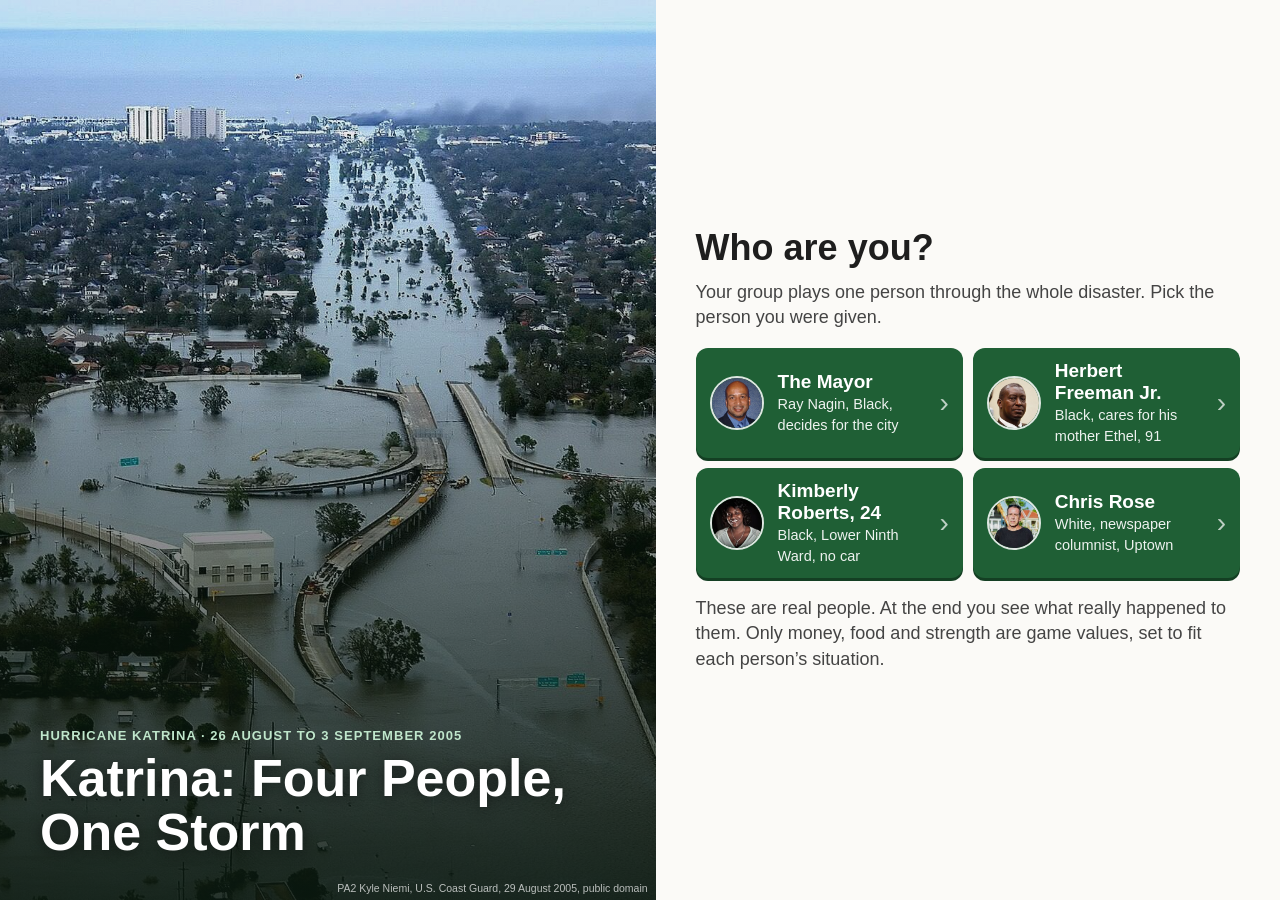
<file: index.html>
<!DOCTYPE html>
<html lang="en">
<head>
<meta charset="utf-8">
<meta name="viewport" content="width=device-width, initial-scale=1, viewport-fit=cover">
<title>Katrina Simulation</title>
<meta name="description" content="Play one person through Hurricane Katrina, 26 August to 3 September 2005. A class simulation, University of St. Gallen.">
<meta name="theme-color" content="#1F5F35">
<link rel="icon" href="data:image/svg+xml,%3Csvg xmlns='http://www.w3.org/2000/svg' viewBox='0 0 32 32'%3E%3Crect width='32' height='32' rx='6' fill='%230E883F'/%3E%3Cpath d='M16 6a10 10 0 1 0 10 10' stroke='white' stroke-width='3' fill='none'/%3E%3Ccircle cx='16' cy='16' r='3' fill='white'/%3E%3C/svg%3E">
<link rel="preload" href="img/title.jpg" as="image">
<link rel="stylesheet" href="css/style.css">
<link rel="stylesheet" href="css/polish.css">
</head>
<body>
<main id="app" aria-live="polite"></main>
<noscript><p style="padding:20px">This simulation needs JavaScript.</p></noscript>
<script src="data.js"></script>
<script src="js/sound.js"></script>
<script src="js/app.js"></script>
</body>
</html>
</file>
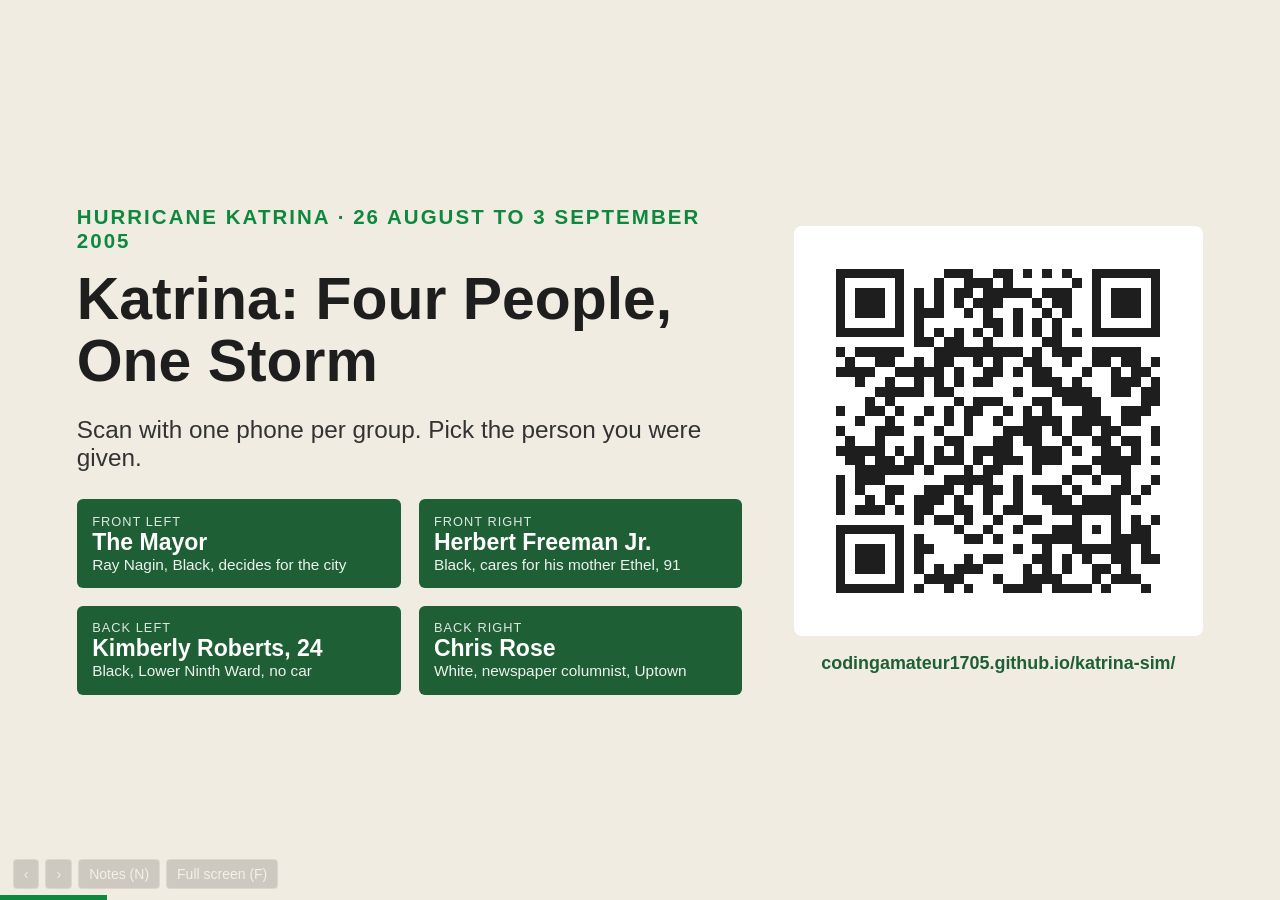
<file: presenter.html>
<!DOCTYPE html>
<html lang="en">
<head>
<meta charset="utf-8">
<meta name="viewport" content="width=device-width, initial-scale=1">
<title>Katrina Simulation · Presenter</title>
<meta name="robots" content="noindex">
<link rel="icon" href="data:image/svg+xml,%3Csvg xmlns='http://www.w3.org/2000/svg' viewBox='0 0 32 32'%3E%3Crect width='32' height='32' rx='6' fill='%231F5F35'/%3E%3Cpath d='M16 6a10 10 0 1 0 10 10' stroke='white' stroke-width='3' fill='none'/%3E%3Ccircle cx='16' cy='16' r='3' fill='white'/%3E%3C/svg%3E">
<style>
:root{--g:#0E883F;--dg:#1F5F35;--b:#F1ECE2;--r:#9B2328;--t:#1E1E1E;--gr:#696969;--font:"Gill Sans","Gill Sans Nova","Gill Sans MT",Calibri,Arial,sans-serif}
*{box-sizing:border-box}
html,body{margin:0;height:100%;background:#111;color:var(--t);font-family:var(--font);overflow:hidden}
#stage{position:fixed;inset:0;display:flex;align-items:center;justify-content:center}
.slide{position:relative;width:100vw;height:100vh;overflow:hidden;background:#fff;cursor:pointer;user-select:none}
.bg{position:absolute;inset:0;background:#222 center/cover no-repeat}
.bg video{position:absolute;inset:0;width:100%;height:100%;object-fit:cover}
.shade{position:absolute;inset:0;background:linear-gradient(90deg,rgba(0,0,0,.86) 0%,rgba(0,0,0,.62) 48%,rgba(0,0,0,.15) 100%)}
.content{position:absolute;inset:0;padding:5.5vh 6vw;display:flex;flex-direction:column;justify-content:center;color:#fff}
.eyebrow{font-size:clamp(14px,1.6vw,26px);letter-spacing:.1em;text-transform:uppercase;color:#9FD7B0;font-weight:700}
h1{font-size:clamp(34px,4.6vw,78px);line-height:1.06;margin:.25em 0 .4em;max-width:62vw}
h2{font-size:clamp(28px,3.4vw,58px);line-height:1.1;margin:.2em 0 .5em;max-width:60vw}
.box{background:rgba(255,255,255,.1);border-left:6px solid var(--g);padding:2.2vh 2vw;max-width:56vw;border-radius:4px}
.box.red{border-left-color:#e05a60}
.box h3{margin:0 0 1.2vh;font-size:clamp(14px,1.5vw,24px);letter-spacing:.1em;text-transform:uppercase;color:#cfe9d7}
.box.red h3{color:#f3c1c3}
.box ul{margin:0;padding-left:1.1em;font-size:clamp(20px,2.3vw,40px);line-height:1.3}
.box li{margin:.25em 0}
.credit{position:absolute;right:1.2vw;bottom:1vh;font-size:clamp(10px,.85vw,14px);color:rgba(255,255,255,.75);z-index:3}
.credit.dark{color:#777}
.timer{position:absolute;right:4vw;top:5vh;z-index:4;background:rgba(0,0,0,.55);border:2px solid rgba(255,255,255,.5);color:#fff;border-radius:999px;padding:1.2vh 1.6vw;font-size:clamp(22px,2.6vw,46px);font-weight:700;font-variant-numeric:tabular-nums;cursor:pointer}
.timer.low{border-color:#e05a60;color:#ffb3b6}
.timer small{display:block;font-size:.38em;font-weight:400;letter-spacing:.06em;text-transform:uppercase;opacity:.8;text-align:center}
/* title */
.title{background:var(--b);color:var(--t)}
.title .content{color:var(--t);flex-direction:row;align-items:center;gap:4vw}
.title .l{flex:1.3}
.title h1{color:var(--t);max-width:none}
.title .eyebrow{color:var(--g)}
.title p{font-size:clamp(18px,1.9vw,32px);margin:0 0 3vh;color:#333}
.seats{display:grid;grid-template-columns:1fr 1fr;gap:1.4vw}
.seat{color:#fff;border-radius:6px;padding:1.6vh 1.2vw}
.seat small{display:block;font-size:clamp(11px,1vw,17px);letter-spacing:.08em;text-transform:uppercase;opacity:.85}
.seat b{display:block;font-size:clamp(17px,1.8vw,30px)}
.seat span{font-size:clamp(13px,1.2vw,20px);opacity:.92}
.qr{flex:.8;text-align:center}
.qr img{width:min(32vw,58vh);background:#fff;padding:1vw;border-radius:8px;image-rendering:pixelated}
.qr div{font-size:clamp(14px,1.4vw,24px);font-weight:700;margin-top:1.5vh;word-break:break-all;color:var(--dg)}
/* table */
.tab{background:#fff;color:var(--t)}
.tab .content{color:var(--t);justify-content:flex-start;padding-top:5vh}
.tab h2{color:var(--t);max-width:none;margin-bottom:2.5vh}
table{border-collapse:separate;border-spacing:.5vw;width:100%;table-layout:fixed}
th{font-size:clamp(12px,1.25vw,21px);text-align:left;color:var(--gr);letter-spacing:.05em;text-transform:uppercase;padding:0 .6vw}
td{background:var(--b);font-size:clamp(13px,1.45vw,25px);line-height:1.25;padding:1.4vh .9vw;vertical-align:top;border-radius:4px}
td.who{color:#fff;font-weight:700}
td.who small{display:block;font-weight:400;font-size:.75em;opacity:.9}
.src{font-size:clamp(10px,.95vw,16px);color:var(--gr);margin-top:2vh;line-height:1.35}
.aftergrid{display:grid;grid-template-columns:1fr 1fr;gap:1.4vw}
.acard{background:var(--b);border-radius:6px;overflow:hidden}
.acard .ahd{color:#fff;font-weight:700;font-size:clamp(13px,1.3vw,22px);padding:1vh 1vw}
.acard b{display:block;font-size:clamp(15px,1.6vw,27px);line-height:1.2;padding:1.2vh 1vw 0}
.acard p{margin:.6vh 0 0;padding:0 1vw 1.4vh;font-size:clamp(12px,1.1vw,19px);line-height:1.3;color:#333}
/* closing */
.close{background:var(--r)}
.close .content{align-items:center;text-align:center}
.close h1{max-width:80vw;font-size:clamp(34px,4.4vw,74px)}
.close .src{color:rgba(255,255,255,.8);max-width:80vw}
.gq{display:inline-block;background:rgba(255,248,230,.95);color:#5a4800;border-radius:6px;padding:1vh 1.2vw;font-size:clamp(14px,1.5vw,24px);margin-bottom:2vh;max-width:56vw}
.gq b{color:#1E1E1E}
ol.dql{font-size:clamp(18px,2.1vw,36px);line-height:1.3;margin:0 0 3vh;padding-left:1.2em;max-width:85vw}
ol.dql li{margin:.4em 0}
@keyframes fade{from{opacity:0}to{opacity:1}}
@keyframes up{from{opacity:0;transform:translateY(18px)}to{opacity:1;transform:none}}
@keyframes kb{from{transform:scale(1.02)}to{transform:scale(1.1)}}
@media (prefers-reduced-motion:no-preference){
.slide{animation:fade .5s both}
.bg{animation:kb 45s ease-out both}
.content>*{animation:up .55s cubic-bezier(.2,.7,.2,1) both}
.content>*:nth-child(2){animation-delay:.1s}
.content>*:nth-child(3){animation-delay:.2s}
.box li{animation:up .5s cubic-bezier(.2,.7,.2,1) both}
.box li:nth-child(1){animation-delay:.35s}.box li:nth-child(2){animation-delay:.55s}.box li:nth-child(3){animation-delay:.75s}.box li:nth-child(4){animation-delay:.95s}
.seat{animation:up .5s both}.seat:nth-child(2){animation-delay:.08s}.seat:nth-child(3){animation-delay:.16s}.seat:nth-child(4){animation-delay:.24s}
tbody tr{animation:up .5s both}tbody tr:nth-child(2){animation-delay:.12s}tbody tr:nth-child(3){animation-delay:.24s}tbody tr:nth-child(4){animation-delay:.36s}
}
.box{border-radius:8px}
.timer{box-shadow:0 4px 18px rgba(0,0,0,.35)}
/* chrome */
#bar{position:fixed;left:0;bottom:0;height:5px;background:var(--g);z-index:10;transition:width .2s}
#ctl{position:fixed;left:1vw;bottom:1.2vh;z-index:11;display:flex;gap:6px;opacity:.25;transition:opacity .2s}
#ctl:hover{opacity:1}
#ctl button{background:rgba(0,0,0,.6);color:#fff;border:1px solid rgba(255,255,255,.4);border-radius:4px;padding:6px 10px;font:inherit;font-size:14px;cursor:pointer}
#notes{position:fixed;left:0;right:0;bottom:0;z-index:12;background:#fffbe6;color:#333;padding:14px 22px 22px;font-size:17px;border-top:3px solid #c9a300;display:none;max-height:40vh;overflow:auto}
#notes.on{display:block}
#notes b{display:block;font-size:12px;letter-spacing:.08em;text-transform:uppercase;color:#8a6d00;margin-bottom:4px}
</style>
</head>
<body>
<div id="stage"></div>
<div id="bar"></div>
<div id="ctl"><button id="c-prev" aria-label="Previous">‹</button><button id="c-next" aria-label="Next">›</button><button id="c-notes">Notes (N)</button><button id="c-full">Full screen (F)</button></div>
<div id="notes"></div>
<script src="data.js"></script>
<script src="js/presenter.js"></script>
</body>
</html>
</file>
<file: css/style.css>
/* Katrina simulation · player view */
:root{
  --g:#0E883F; --dg:#1F5F35; --b:#F1ECE2; --r:#9B2328; --t:#1E1E1E; --gr:#696969;
  --line:#ddd6c6; --paper:#fff; --bar:#0E883F;
  --font:"Gill Sans","Gill Sans Nova","Gill Sans MT",Calibri,Arial,sans-serif;
}
*{box-sizing:border-box}
html{-webkit-text-size-adjust:100%}
body{margin:0;background:var(--paper);color:var(--t);font-family:var(--font);font-size:17px;line-height:1.4;overflow-x:hidden}
button{font-family:inherit;font-size:inherit;color:inherit}
img,video{max-width:100%;display:block}
.sr{position:absolute;width:1px;height:1px;overflow:hidden;clip:rect(0 0 0 0)}

/* top bar */
.top{position:sticky;top:0;z-index:20;background:#fff;border-top:6px solid var(--bar);border-bottom:1px solid #e6e6e6}
.top .row{display:flex;align-items:center;gap:10px;padding:8px 16px;max-width:860px;margin:0 auto}
.top h1{font-size:17px;margin:0;font-weight:700;line-height:1.15;flex:1;min-width:0}
.top h1 small{display:block;font-size:12.5px;font-weight:400;color:var(--gr);white-space:nowrap;overflow:hidden;text-overflow:ellipsis}
.dots{display:flex;gap:5px;align-items:center}
.dots i{width:9px;height:9px;border-radius:50%;background:#d6d6d6;display:block}
.dots i.done{background:#9fd0ae}.dots i.on{background:var(--g);transform:scale(1.25)}
.iconbtn{border:1px solid #cfcfcf;background:#fff;border-radius:20px;padding:6px 11px;font-size:14px;font-weight:700;cursor:pointer;min-height:36px;white-space:nowrap}
.iconbtn[aria-pressed="true"]{background:var(--dg);color:#fff;border-color:var(--dg)}

/* ticker */
.ticker{background:#1E1E1E;color:#fff;font-size:14px;overflow:hidden;white-space:nowrap;position:relative;height:30px}
.ticker .lab{position:absolute;left:0;top:0;bottom:0;z-index:2;background:var(--r);padding:0 10px;font-weight:700;letter-spacing:.06em;font-size:12px;display:flex;align-items:center;text-transform:uppercase}
.ticker .track{display:inline-block;padding-left:0;animation:tick 40s linear infinite;line-height:30px}
.ticker .track span{margin-right:44px}
.ticker .track span::before{content:"■";color:var(--r);margin-right:10px;font-size:10px}
@keyframes tick{to{transform:translateX(-50%)}}

/* hero */
.hero{position:relative;min-height:230px;background:#222 center/cover no-repeat;overflow:hidden;display:flex}
.hero video{position:absolute;inset:0;width:100%;height:100%;object-fit:cover}
.hero::after{content:"";position:absolute;inset:0;background:linear-gradient(180deg,rgba(0,0,0,.15) 0%,rgba(0,0,0,.55) 45%,rgba(0,0,0,.85) 100%);z-index:1}
.hero .in{position:relative;z-index:2;color:#fff;padding:22px 16px 26px;max-width:860px;width:100%;margin:auto auto 0}
.hero .day{font-size:13px;letter-spacing:.08em;text-transform:uppercase;color:#9FD7B0;font-weight:700}
.hero h2{font-size:23px;line-height:1.2;margin:6px 0 0;font-weight:700}
.credit{position:absolute;right:8px;bottom:5px;z-index:3;font-size:10.5px;color:rgba(255,255,255,.7);max-width:70%;text-align:right;line-height:1.2}
.credit.dark{color:#8a8a8a;position:static;text-align:right;display:block;padding:3px 2px 0;max-width:none}

/* layout */
.wrap{max-width:860px;margin:0 auto;padding:14px 16px 0}
.card{background:var(--b);border-radius:8px;overflow:hidden;margin-bottom:14px}
.card .hd{padding:14px 16px;color:#fff}
.card .hd b{display:block;font-size:22px;line-height:1.15}
.card .hd small{font-size:14.5px;opacity:.92}
.pad{padding:12px 16px}
h4{margin:0 0 8px;font-size:12.5px;letter-spacing:.08em;text-transform:uppercase;color:var(--gr)}

/* chips */
.chips{display:flex;flex-wrap:wrap;gap:6px;padding:12px 16px 0}
.chip{font-size:14px;font-weight:700;background:#fff;border:1px solid #d8d2c4;border-radius:14px;padding:4px 10px;color:var(--dg);white-space:nowrap}
.chip.bad{color:var(--r);border-color:#e3b9b9;background:#fbf0f0}
.chip.flash{animation:flash 1.2s ease-out}
@keyframes flash{0%{box-shadow:0 0 0 4px rgba(155,35,40,.35)}100%{box-shadow:0 0 0 0 rgba(155,35,40,0)}}
.meter{display:inline-flex;gap:2px;margin-left:6px;vertical-align:middle}
.meter i{width:7px;height:10px;border-radius:2px;background:#d4cfc2;display:block}
.meter i.f{background:var(--g)}.chip.bad .meter i.f{background:var(--r)}

/* tags */
.tag{display:inline-block;font-size:10.5px;font-weight:700;letter-spacing:.05em;text-transform:uppercase;border-radius:3px;padding:2px 6px;vertical-align:middle;white-space:nowrap}
.tag.real{background:#dcefe2;color:var(--dg)}
.tag.game{background:#ece6f5;color:#4b3a72}
.tag.composite{background:#e8e8e8;color:#4a4a4a}
.tag.rumour{background:#f6dcdc;color:var(--r)}

.sit{font-size:19px;line-height:1.4;padding:14px 16px 4px}
.intro-text{font-size:18.5px;line-height:1.45;padding:14px 16px 6px}
ul.lim{list-style:none;margin:0;padding:0}
ul.lim li{padding:8px 0;border-top:1px solid var(--line);font-size:17px;display:flex;gap:8px;align-items:flex-start;justify-content:space-between}
ul.lim li:first-child{border-top:0}
ul.lim li .tag{margin-top:3px;flex:none}
.note{font-size:14px;color:var(--gr);padding:0 16px 14px;margin:0}

.hear{margin:8px 16px 4px;background:#fff;border-radius:6px;padding:10px 14px;border:1px dashed #c9bfa9}
.hear ul{margin:0;padding-left:18px;font-size:16px;font-style:italic;color:#444}
.hear li{margin:3px 0}

.cplx{margin:10px 16px 2px;background:#fff;border-left:5px solid #4b3a72;border-radius:6px;padding:10px 14px;box-shadow:0 1px 3px rgba(0,0,0,.08)}
.cplx p{margin:4px 0 0;font-size:17px;font-weight:600}
.cplx .eff{font-size:13.5px;color:var(--r);font-weight:700;margin-top:4px}

/* timer */
.timer{display:flex;align-items:center;gap:10px;margin:12px 16px 0}
.timer .bar{flex:1;height:8px;background:#ddd6c6;border-radius:4px;overflow:hidden}
.timer .bar i{display:block;height:100%;background:var(--g);transition:width 1s linear}
.timer.low .bar i{background:var(--r)}
.timer .s{font-weight:700;font-variant-numeric:tabular-nums;min-width:38px;text-align:right}
.timeup{margin:10px 16px 0;padding:10px 14px;background:#fbf0f0;border:1px solid #e3b9b9;color:var(--r);border-radius:6px;font-weight:700}

/* choices */
.choices{display:flex;flex-direction:column;gap:10px;padding:14px 16px 16px}
.opt{display:flex;align-items:stretch;border:1.5px solid var(--g);background:#fff;border-radius:6px;cursor:pointer;text-align:left;padding:0;min-height:56px;transition:transform .08s,background .15s;width:100%}
.opt:hover:not([disabled]){background:#f4faf6}
.opt:active:not([disabled]){transform:scale(.99)}
.opt .k{background:var(--g);color:#fff;font-weight:700;width:40px;display:flex;align-items:center;justify-content:center;flex:none;font-size:18px;border-radius:4px 0 0 4px}
.opt .l{padding:12px 12px;font-weight:600;font-size:17px;flex:1;min-width:0}
.opt .l em{display:block;font-style:normal;font-size:14px;color:var(--r);font-weight:700;margin-top:4px}
.opt .l em .tag{margin-left:4px}
.opt .p{padding:10px 12px;font-weight:700;color:var(--r);white-space:nowrap;align-self:center;font-size:16px}
.opt .p s{color:#999;font-weight:400;margin-right:4px}
.opt.locked{border-color:#c9a3a5;border-style:dashed;background:#f5f2ee;cursor:not-allowed;color:#777}
.opt.locked .k{background:#b9a5a6}
.opt.picked{border:2.5px solid var(--dg);background:#e6f2ea}
.opt.faded{opacity:.38}
.opt[disabled]{cursor:default}

.cons{margin:0 16px 12px;background:#fff;border-radius:6px;padding:12px 14px;font-size:18px;line-height:1.4;box-shadow:0 1px 3px rgba(0,0,0,.08)}
.cons .what{display:block;font-size:12.5px;font-weight:700;letter-spacing:.07em;color:var(--g);text-transform:uppercase;margin-bottom:4px}
.cons figure{margin:10px 0 0;position:relative}
.cons figure img{border-radius:4px;width:100%;max-height:300px;object-fit:cover}
.cons .delta{display:flex;flex-wrap:wrap;gap:6px;margin-top:8px}
.cons .delta span{font-size:13.5px;font-weight:700;color:var(--r);background:#fbf0f0;border-radius:10px;padding:2px 8px}
.cons .delta span.up{color:var(--dg);background:#e6f2ea}
.wait{margin:0 16px 16px;padding:14px 16px;background:var(--dg);color:#fff;font-weight:700;border-radius:6px;font-size:17px}

/* footer nav */
.nav{position:sticky;bottom:0;z-index:15;background:#fff;border-top:1px solid #e6e6e6}
.nav .row{display:flex;gap:10px;justify-content:space-between;align-items:center;max-width:860px;margin:0 auto;padding:10px 16px calc(10px + env(safe-area-inset-bottom))}
.btn{background:var(--g);color:#fff;border:0;padding:13px 20px;font-size:17px;font-weight:700;border-radius:6px;cursor:pointer;min-height:50px}
.btn[disabled]{background:#b9c9be;cursor:default}
.btn.ghost{background:#fff;color:var(--g);border:1.5px solid var(--g)}
.btn.grow{flex:1}

/* first screen */
.start{display:grid;grid-template-columns:1fr;min-height:100vh}
.start .pic{position:relative;min-height:38vh;background:#222 center/cover no-repeat}
.start .pic::after{content:"";position:absolute;inset:0;background:linear-gradient(180deg,rgba(0,0,0,0) 40%,rgba(0,0,0,.5))}
.start .txt{padding:22px 16px 28px;display:flex;flex-direction:column;gap:12px;max-width:640px}
.eyebrow{color:var(--g);font-weight:700;letter-spacing:.08em;font-size:13px;text-transform:uppercase}
.start h1{font-size:38px;margin:0;line-height:1.05}
.start p{font-size:18px;color:#444;margin:0}
.people{display:grid;grid-template-columns:1fr;gap:10px;margin:6px 0}
.pp{border:0;text-align:left;color:#fff;padding:14px 16px;border-radius:8px;cursor:pointer;min-height:68px;position:relative}
.pp b{display:block;font-size:19px}
.pp small{font-size:14.5px;opacity:.92}
.pp .badge{position:absolute;right:10px;top:10px;background:rgba(255,255,255,.9);color:#333;font-size:11px;font-weight:700;letter-spacing:.05em;text-transform:uppercase;border-radius:3px;padding:2px 6px}
.pp:hover{filter:brightness(1.08)}
.small{font-size:13.5px;color:var(--gr)}

/* fate */
ol.path{margin:0;padding:0;list-style:none}
ol.path li{display:flex;gap:10px;padding:8px 0;border-top:1px solid var(--line);font-size:16.5px}
ol.path li:first-child{border-top:0}
ol.path li b{flex:none;width:66px;color:var(--gr);font-size:13px;letter-spacing:.04em;text-transform:uppercase;padding-top:2px}
ol.path li .m{flex:none;margin-left:auto;font-size:12px;font-weight:700;color:var(--dg)}
.end{font-size:19px;font-weight:700;line-height:1.38}
.endimg{position:relative;margin-top:10px}
.endimg img{border-radius:6px;width:100%;max-height:320px;object-fit:cover}
.match{display:inline-block;margin-top:10px;font-size:13px;font-weight:700;padding:5px 10px;border-radius:12px}
.match.yes{background:#d9eee0;color:var(--dg)}.match.no{background:#f3dede;color:var(--r)}
.hard{display:grid;grid-template-columns:1fr;gap:12px}
.hard .col{background:#fff;border-radius:6px;padding:10px 14px}
.hard dl{margin:0}
.hard dt{font-size:13px;color:var(--gr);margin-top:8px}
.hard dt:first-child{margin-top:0}
.hard dd{margin:0;font-weight:700;font-size:16.5px}
.realbox{background:#fff;margin:0 16px 16px;padding:12px 14px;border-radius:6px;font-size:17px;line-height:1.45;border-left:5px solid var(--dg)}
.rumours{list-style:none;margin:0;padding:0}
.rumours li{background:#fff;border-radius:6px;padding:9px 12px;margin-bottom:8px;font-size:15.5px}
.rumours li q{font-style:italic}
.rumours li div{font-size:14.5px;color:var(--r);font-weight:600;margin-top:3px}
.q{background:var(--r);color:#fff;padding:18px;font-weight:700;font-size:21px;border-radius:8px;text-align:center;line-height:1.3;margin:4px 0 14px}
.sources{font-size:12.5px;color:var(--gr);line-height:1.45;padding:0 2px 18px}

@media (min-width:760px){
  body{font-size:18px}
  .start{grid-template-columns:1.05fr 1fr}
  .start .pic{min-height:100vh}
  .start .txt{padding:48px 40px;justify-content:center}
  .start h1{font-size:50px}
  .people{grid-template-columns:1fr 1fr}
  .hero{min-height:300px}
  .hero h2{font-size:30px}
  .hard{grid-template-columns:1fr 1fr}
}
@media (prefers-reduced-motion:reduce){
  .ticker .track{animation:none;padding-left:110px;white-space:normal;line-height:1.3}
  .ticker{height:auto;padding:6px 0}
  .hero video{display:none}
}

.cons .pull{margin-top:10px;padding:10px 12px;border-left:4px solid var(--r);background:#fbf6f0;border-radius:4px;font-size:16.5px;line-height:1.4}
.cons .pull .what{color:var(--r);display:block;margin-bottom:3px}
.pulls{list-style:none;margin:0;padding:0}
.pulls li{padding:8px 0;border-top:1px solid #e3e3e3;font-size:16px;line-height:1.4}
.pulls li:first-child{border-top:0}
.pulls li b{display:block;font-size:12.5px;letter-spacing:.07em;text-transform:uppercase;color:var(--g)}

.pulls li .lensname{display:block;font-style:normal;font-size:13px;font-weight:700;color:var(--g);margin-top:2px}
.lensrow{font-size:16px;margin:0 0 6px}
.lensrow b{color:var(--g)}

/* difficulties */
.burden{margin:10px 16px 0;background:#fbf0f0;border:1px solid #e3b9b9;border-radius:6px;padding:8px 12px}
.burden summary{cursor:pointer;font-weight:700;color:var(--r);font-size:15.5px;list-style:none;min-height:28px;display:flex;align-items:center;gap:8px}
.burden summary::-webkit-details-marker{display:none}
.burden summary::before{content:"▸";transition:transform .15s}
.burden[open] summary::before{transform:rotate(90deg)}
.burden summary b{background:var(--r);color:#fff;border-radius:10px;padding:0 8px;font-size:13px}
ul.burdens{margin:6px 0 2px;padding-left:20px;font-size:15.5px;color:#5a1d20}
ul.burdens li{margin:4px 0}
.pad ul.burdens{background:#fbf0f0;border-radius:6px;padding:10px 12px 10px 30px}
.pad ul.burdens.back{background:#fff;color:var(--t);border-left:5px solid var(--r)}
.retfact{margin:8px 0 0;font-weight:700;color:var(--r);font-size:16px}
.leave{margin-top:10px;background:#fbf0f0;border-radius:6px;padding:10px 12px}
.leave .what{color:var(--r)}
.leave ul{margin:4px 0 0;padding-left:18px;font-size:16px}

.surprise{margin-top:10px;background:#1E1E1E;color:#fff;border-radius:6px;padding:10px 12px;font-weight:600;border-left:5px solid var(--r);animation:flash 1.4s ease-out}
.surprise .what{color:#f3b3b6}

.rsrc{display:block;margin-top:6px;font-size:12.5px;color:var(--gr)}

.dome{margin:8px 16px 4px;background:#2a1213;color:#fff;border-radius:6px;padding:12px 14px;border-left:5px solid var(--r)}
.dome .what{display:block;font-size:12.5px;font-weight:700;letter-spacing:.07em;text-transform:uppercase;color:#f3b3b6;margin-bottom:4px}
.dome ul{margin:0;padding-left:18px;font-size:16.5px;line-height:1.4}
.dome li{margin:3px 0}

/* character introduction */
.profile{display:flex;gap:16px;padding:16px;color:#fff;align-items:flex-start}
.portrait{flex:none;width:112px;margin:0}
.portrait img{width:112px;height:112px;object-fit:cover;border-radius:50%;border:3px solid rgba(255,255,255,.85)}
.portrait figcaption{font-size:10px;line-height:1.2;opacity:.75;margin-top:4px;text-align:center}
.portrait.mono{height:112px;border-radius:50%;background:rgba(255,255,255,.14);border:3px solid rgba(255,255,255,.6);display:flex;flex-direction:column;align-items:center;justify-content:center}
.portrait.mono span{font-size:34px;font-weight:700;letter-spacing:.04em}
.portrait.mono small{font-size:10px;opacity:.75}
.pinfo{min-width:0;flex:1}
.pinfo .meet{display:block;font-size:12px;letter-spacing:.08em;text-transform:uppercase;opacity:.8;font-weight:700}
.pinfo b{display:block;font-size:23px;line-height:1.15;margin-top:2px}
.pinfo small{font-size:14.5px;opacity:.92}
.pinfo dl{margin:10px 0 0}
.pinfo dl div{display:flex;gap:8px;padding:4px 0;border-top:1px solid rgba(255,255,255,.2);font-size:15px}
.pinfo dt{flex:none;width:96px;opacity:.75}
.pinfo dd{margin:0;font-weight:600}
@media (max-width:420px){.profile{flex-direction:column;align-items:center;text-align:center}.pinfo dl div{text-align:left}}

/* student interaction in each round */
.ask{margin:0 16px 12px;background:#fff;border:2px solid var(--g);border-radius:8px;padding:12px 14px}
.ask h4{color:var(--dg);margin:4px 0 8px}
.ask h4 small{font-weight:400;text-transform:none;letter-spacing:0;color:var(--gr)}
.chipsel{display:flex;flex-wrap:wrap;gap:8px;margin-bottom:10px}
.rchip{border:1.5px solid #c9c2b2;background:#faf8f3;border-radius:18px;padding:8px 12px;font-size:15px;font-weight:600;cursor:pointer;min-height:40px}
.rchip.on{background:var(--dg);border-color:var(--dg);color:#fff}
.scale{display:grid;grid-template-columns:repeat(5,1fr);gap:6px}
.sbtn{border:1.5px solid #c9c2b2;background:#faf8f3;border-radius:6px;padding:6px 2px;font-size:12.5px;cursor:pointer;display:flex;flex-direction:column;align-items:center;min-height:52px;justify-content:center}
.sbtn b{font-size:18px}
.sbtn.on{background:var(--r);border-color:var(--r);color:#fff}
.roles{background:#fff;border:2px dashed var(--g);border-radius:8px;padding:12px 16px;margin-bottom:14px}
.roles p{margin:0;font-size:16px}

/* fate tabs */
.tabs{display:grid;grid-template-columns:repeat(4,1fr);gap:4px;padding:12px 16px 0}
.tabs button{border:0;border-bottom:3px solid #d8d2c4;background:transparent;padding:8px 2px;font-size:13px;font-weight:700;color:var(--gr);cursor:pointer;min-height:52px;display:flex;flex-direction:column;align-items:center;gap:2px;line-height:1.15}
.tabs button b{display:inline-flex;width:22px;height:22px;border-radius:50%;background:#d8d2c4;color:#fff;align-items:center;justify-content:center;font-size:12px}
.tabs button.on{color:var(--dg);border-bottom-color:var(--dg)}
.tabs button.on b{background:var(--dg)}
.felt{display:flex;gap:10px;align-items:flex-end;background:#fff;border-radius:6px;padding:12px}
.fcol{flex:1;text-align:center}
.fbar{height:90px;background:#eee8dc;border-radius:4px;display:flex;align-items:flex-end;overflow:hidden}
.fbar i{display:block;width:100%;background:var(--r);border-radius:4px 4px 0 0}
.fcol b{display:block;font-size:13px;margin-top:4px}
.fcol small{font-size:11.5px;color:var(--gr)}
.lb{background:#fff;border-radius:6px;padding:10px 12px;margin-bottom:10px}
.lbh{font-size:12px;font-weight:700;letter-spacing:.07em;text-transform:uppercase;color:var(--gr)}
.lbc{margin:4px 0;font-size:16.5px}
.lbm{margin:0 0 6px;font-size:14px;color:var(--dg);font-weight:600}
.lbx,.lbk{font-size:14.5px;margin-top:6px}
.lbx span,.lbk span{font-weight:700;color:var(--r);font-size:12.5px;text-transform:uppercase;letter-spacing:.05em}
.lbk span{color:var(--dg)}
.lbx ul,.lbk ul{margin:4px 0 0;padding-left:18px}
.lbx em{font-style:normal;color:var(--gr)}
.lbs{margin-top:6px;font-size:14.5px;background:#1E1E1E;color:#fff;border-radius:4px;padding:6px 8px}
ol.dq{margin:0;padding-left:22px;font-size:17px}
ol.dq li{margin:0 0 10px;background:#fff;border-radius:6px;padding:8px 10px}
textarea#answer{width:100%;font:inherit;font-size:17px;border:2px solid var(--g);border-radius:6px;padding:10px;resize:vertical;background:#fff}
#b-show{margin-top:10px;width:100%}
.overlay{position:fixed;inset:0;z-index:50;background:rgba(14,40,24,.96);display:flex;align-items:center;justify-content:center;padding:20px}
.ov{max-width:900px;width:100%;color:#fff;text-align:center}
.ov .what{font-size:14px;letter-spacing:.1em;text-transform:uppercase;color:#9FD7B0;font-weight:700}
.ov p{font-size:clamp(24px,5vw,48px);line-height:1.2;font-weight:700;margin:14px 0 22px}
.ov .felt{background:rgba(255,255,255,.1);max-width:520px;margin:0 auto 20px}
.ov .fcol b,.ov .fcol small{color:#fff}
.ov .btn{background:#fff;color:var(--dg)}

.guess{margin:0 16px 12px;background:#fff8e6;border:2px solid #c9a300;border-radius:8px;padding:12px 14px}
.guess h4{color:#7a6200;margin:2px 0 4px}
.guess p{margin:0 0 8px;font-weight:700;font-size:16.5px}
.gopts{display:flex;flex-direction:column;gap:6px}
.gbtn{border:1.5px solid #d9c27a;background:#fff;border-radius:6px;padding:10px 12px;text-align:left;font-size:15.5px;font-weight:600;cursor:pointer;min-height:44px}
.gbtn.on{background:#7a6200;border-color:#7a6200;color:#fff}
.lbg{margin-top:6px;font-size:14.5px;background:#fff8e6;border-radius:4px;padding:6px 8px}
.lbg .ok{color:var(--g);font-weight:700}.lbg .no{color:var(--r);font-weight:700}
.mini{display:flex;gap:12px;align-items:center;padding:12px 16px;color:#fff}
.mini img,.mini .mi{width:52px;height:52px;border-radius:50%;object-fit:cover;border:2px solid rgba(255,255,255,.8);flex:none}
.mini .mi{display:flex;align-items:center;justify-content:center;font-weight:700;background:rgba(255,255,255,.15)}
.mini b{display:block;font-size:19px}.mini small{font-size:13.5px;opacity:.9}
.overlay{background:#0E2818}
.chal{margin:10px 16px 0;font-size:14.5px;color:var(--dg);font-weight:600;background:#fff;border-left:4px solid var(--g);padding:6px 10px;border-radius:4px}

/* After Katrina */
.afterbox{background:#fff;border-radius:6px;padding:12px 14px;border-left:5px solid var(--r)}
.afterbox b{display:block;font-size:18px;line-height:1.3}
.afterbox p{margin:6px 0 0;font-size:16px;line-height:1.45}
</file>
<file: css/polish.css>
/* Katrina simulation · visual and motion layer (loads after style.css) */
:root{--shadow:0 1px 2px rgba(30,30,30,.06),0 6px 18px rgba(30,30,30,.07);--ease:cubic-bezier(.2,.7,.2,1)}
body{background:#fbfaf7}
button{-webkit-tap-highlight-color:transparent}
button:focus-visible{outline:3px solid #f0b400;outline-offset:2px}
.card{box-shadow:var(--shadow);border-radius:12px}
.btn{border-radius:10px;transition:transform .08s,filter .15s,background .15s}
.btn:active:not([disabled]){transform:scale(.97)}
.btn:not(.ghost):not([disabled]){background:var(--dg);box-shadow:0 2px 0 #143f23}
.btn.ghost{color:var(--dg);border-color:var(--dg)}

/* top bar: timeline of dates and the timer that stays in view */
.top{background:rgba(255,255,255,.97)}
.top .row{padding:8px 16px 6px}
.tl{list-style:none;margin:0 auto;padding:0 16px 7px;max-width:860px;display:grid;grid-template-columns:repeat(5,1fr);gap:5px}
.tl li{font-size:11px;font-weight:700;color:#a09c93;text-align:center;white-space:nowrap}
.tl li i{display:block;height:4px;border-radius:2px;background:#e6e2d8;margin-bottom:3px;transition:background .3s}
.tl li.done i{background:#9fd0ae}
.tl li.on i{background:var(--dg)}
.tl li.on{color:var(--dg)}
.tpill{display:flex;align-items:center;gap:6px;background:#f1ece2;border-radius:22px;padding:3px 4px 3px 5px;flex:none}
.tpill>svg{width:30px;height:30px;transform:rotate(-90deg);flex:none}
.tpill circle{fill:none;stroke-width:4}
.tpill .tr{stroke:#d9d3c5}
.tpill .tv{stroke:var(--dg);stroke-linecap:round;stroke-dasharray:81.68;transition:stroke-dashoffset 1s linear,stroke .3s}
.tpill .s{font-weight:700;font-variant-numeric:tabular-nums;font-size:17px;min-width:40px;text-align:center}
.tbtn{border:0;background:#fff;border-radius:50%;width:32px;height:32px;display:flex;align-items:center;justify-content:center;cursor:pointer;fill:var(--dg)}
.tpill.low{background:#fbe9e9}
.tpill.low .tv{stroke:var(--r)}
.tpill.low .s{color:var(--r)}
.tpill.paused .s{opacity:.5}
.iconbtn.snd{position:absolute;top:10px;right:10px;z-index:3;background:rgba(0,0,0,.55);color:#fff;border-color:rgba(255,255,255,.5);font-size:13px}
.iconbtn.snd[aria-pressed="true"]{background:var(--dg)}
.timeup{border-radius:8px}

/* header photo: rising water and rain */
.hero{min-height:250px}
.hero h2{text-shadow:0 1px 12px rgba(0,0,0,.5)}
.hero .day{background:rgba(14,40,24,.75);display:inline-block;padding:3px 8px;border-radius:4px;color:#bfe6cb}
.water{position:absolute;left:0;right:0;bottom:0;z-index:1;background:linear-gradient(180deg,rgba(63,98,112,.62),rgba(18,38,48,.82));transition:height 1.2s var(--ease)}
.water svg{position:absolute;left:0;bottom:100%;width:200%;height:14px;fill:rgba(63,98,112,.62);display:block}
.rain{position:absolute;inset:-40% 0 0 -40%;width:180%;z-index:1;opacity:.35;pointer-events:none;
  background-image:repeating-linear-gradient(104deg,rgba(255,255,255,0) 0 13px,rgba(255,255,255,.55) 13px 14px,rgba(255,255,255,0) 14px 31px);background-size:62px 180px}

/* start screen */
.start .pic{display:flex;align-items:flex-end;min-height:44vh}
.start .pic::after{background:linear-gradient(180deg,rgba(0,0,0,.05) 20%,rgba(10,25,16,.88))}
.ptxt{position:relative;z-index:2;padding:20px 16px 40px;color:#fff}
.ptxt .eyebrow{color:#bfe6cb}
.ptxt h1{font-size:34px;line-height:1.05;margin:6px 0 0;text-shadow:0 2px 14px rgba(0,0,0,.45)}
.start .txt h2{font-size:28px;margin:0;line-height:1.1}
.pp{display:flex;align-items:center;gap:14px;border-radius:12px;padding:12px 14px;min-height:78px;box-shadow:0 3px 0 #143f23;transition:transform .08s,filter .15s}
.pp:active{transform:translateY(2px);box-shadow:0 1px 0 #143f23}
.pp .av{width:54px;height:54px;border-radius:50%;object-fit:cover;border:2px solid rgba(255,255,255,.85);flex:none}
.pp .av.mono{display:flex;align-items:center;justify-content:center;font-weight:700;font-size:18px;background:rgba(255,255,255,.14)}
.pp .pt{flex:1;min-width:0}
.pp .go{font-size:28px;opacity:.7;line-height:1}

/* choices */
.opt{border-radius:10px;border-width:2px;border-color:var(--dg);box-shadow:0 2px 0 rgba(31,95,53,.25);overflow:hidden}
.opt .k{background:var(--dg);border-radius:0;width:46px;fill:#fff}
.opt:active:not([disabled]):not(.locked){transform:translateY(2px);box-shadow:none}
.opt.locked{box-shadow:none;cursor:pointer;background:#f6f1ef}
.opt.locked .k{background:#9B2328}
.opt.locked .l{color:#6b6b6b}
.opt.picked{box-shadow:0 0 0 3px rgba(31,95,53,.2)}
.opt.shake{border-style:solid;border-color:var(--r);background:#fbe9e9}
.cplx{border-radius:8px}
.hear{border-radius:8px}
.cons{border-radius:10px;box-shadow:var(--shadow)}
.surprise{border-radius:8px}
.ask,.guess{border-radius:10px}
.wait{border-radius:10px;display:flex;gap:10px;align-items:center}
.wait::before{content:"";flex:none;width:12px;height:12px;border-radius:50%;background:#9FD7B0}
.knocks{margin:10px 0 0;font-size:15.5px;color:var(--r);font-weight:600}

/* fate: path as a timeline */
ol.path{position:relative;padding-left:20px}
ol.path::before{content:"";position:absolute;left:5px;top:16px;bottom:16px;width:2px;background:#cfc8b8}
ol.path li{position:relative;border-top:0;padding:9px 0}
ol.path li::before{content:"";position:absolute;left:-20px;top:14px;width:12px;height:12px;border-radius:50%;background:var(--dg);box-shadow:0 0 0 3px var(--b)}
.end{font-size:20px}
.tabs button{transition:color .2s,border-color .2s}
.q{border-radius:12px;box-shadow:var(--shadow)}

@keyframes up{from{opacity:0;transform:translateY(12px)}to{opacity:1;transform:none}}
@keyframes fadein{from{opacity:0}to{opacity:1}}
@keyframes pop{0%{transform:scale(.6);opacity:0}70%{transform:scale(1.08)}100%{transform:scale(1);opacity:1}}
@keyframes shake{0%,100%{transform:translateX(0)}20%{transform:translateX(-7px)}40%{transform:translateX(6px)}60%{transform:translateX(-4px)}80%{transform:translateX(3px)}}
@keyframes jolt{0%{transform:scale(1)}30%{transform:scale(1.03) rotate(-.6deg)}60%{transform:scale(.99) rotate(.4deg)}100%{transform:none}}
@keyframes grow{from{transform:scaleY(0)}to{transform:scaleY(1)}}
@keyframes wave{to{transform:translateX(-50%)}}
@keyframes rain{to{background-position:-62px 180px}}
@keyframes pulse{50%{box-shadow:0 0 0 6px rgba(155,35,40,.18)}}
@keyframes kb{from{transform:scale(1.02)}to{transform:scale(1.1)}}
@keyframes blink{50%{opacity:.35}}

@media (prefers-reduced-motion:no-preference){
  #app.enter .card>*{animation:up .4s var(--ease) both}
  #app.enter .card>*:nth-child(2){animation-delay:.05s}
  #app.enter .card>*:nth-child(3){animation-delay:.1s}
  #app.enter .card>*:nth-child(4){animation-delay:.15s}
  #app.enter .card>*:nth-child(5){animation-delay:.2s}
  #app.enter .card>*:nth-child(6){animation-delay:.25s}
  #app.enter .card>*:nth-child(n+7){animation-delay:.3s}
  #app.enter .hero .in{animation:up .5s var(--ease) both}
  #app.enter .start .ptxt{animation:up .6s var(--ease) both}
  #app.enter .pp{animation:up .4s var(--ease) both}
  #app.enter .pp:nth-child(2){animation-delay:.07s}
  #app.enter .pp:nth-child(3){animation-delay:.14s}
  #app.enter .pp:nth-child(4){animation-delay:.21s}
  #app.enter .start .pic{animation:fadein .7s both}
  #app.stay .cons{animation:up .4s var(--ease) both}
  #app.stay .ask{animation:up .4s .15s var(--ease) both}
  #app.stay .guess{animation:up .4s .25s var(--ease) both}
  #app.stay .wait{animation:up .4s .35s var(--ease) both}
  .surprise{animation:up .35s .35s var(--ease) both,jolt .5s .7s}
  .delta span{animation:pop .35s .2s both}
  .opt.shake{animation:shake .4s}
  .chip.flash{animation:flash 1.2s ease-out,pop .35s}
  .fbar i{transform-origin:bottom;animation:grow .7s var(--ease) both}
  .fcol:nth-child(2) .fbar i{animation-delay:.1s}.fcol:nth-child(3) .fbar i{animation-delay:.2s}.fcol:nth-child(4) .fbar i{animation-delay:.3s}
  .water svg{animation:wave 7s linear infinite}
  .rain{animation:rain .55s linear infinite}
  .hero{background-size:cover}
  .tpill.low{animation:pulse 1s infinite}
  .wait::before{animation:blink 1.2s infinite}
  .overlay .ov{animation:up .4s var(--ease) both}
}
@media (min-width:760px){
  .ptxt{padding:40px}
  .ptxt h1{font-size:52px}
  .start .pic{min-height:100vh}
  .start .txt h2{font-size:36px}
  .tl li{font-size:12.5px}
  .hero{min-height:320px}
}
@media (max-width:380px){
  .top h1{font-size:15.5px}
  .tpill .s{font-size:15px;min-width:34px}
}

/* how it works, ending layout, growing difficulties */
.how{list-style:none;margin:0 0 12px;padding:0;display:grid;grid-template-columns:repeat(3,1fr);gap:8px}
.how li{background:#fff;border-radius:10px;padding:10px 8px;font-size:13.5px;font-weight:600;text-align:center;box-shadow:var(--shadow);line-height:1.25}
.how li b{display:flex;width:24px;height:24px;border-radius:50%;background:var(--dg);color:#fff;align-items:center;justify-content:center;margin:0 auto 5px;font-size:13px}
.end{font-weight:400;font-size:17px}
.endh{margin:0;background:#1E1E1E;color:#fff;border-radius:10px;padding:14px 16px;font-size:21px;font-weight:700;line-height:1.3;border-left:6px solid var(--r)}
.endl{margin:10px 0 0;padding-left:20px}
.endl li{margin:5px 0}
@media (prefers-reduced-motion:no-preference){
  .burden.grew summary b{animation:pop .5s .3s both}
  #app.enter .how li{animation:up .4s var(--ease) both}
  #app.enter .how li:nth-child(2){animation-delay:.08s}
  #app.enter .how li:nth-child(3){animation-delay:.16s}
  #app.enter .endh{animation:up .5s .15s var(--ease) both}
}

/* fate: why and comparison */
ul.why{margin:0;padding:12px 14px 12px 32px;background:#fff;border-radius:8px;font-size:16.5px}
ul.why li{margin:4px 0}
.cmp{background:#fff;border-radius:8px;padding:10px 12px;margin-bottom:8px;border-left:5px solid #cfc8b8}
.cmp.hit{border-left-color:var(--dg)}
.cmp .ch{font-size:12px;font-weight:700;letter-spacing:.07em;text-transform:uppercase;color:var(--gr);margin-bottom:4px}
.cmp .cy,.cmp .cr{display:flex;gap:8px;font-size:15.5px;margin:3px 0}
.cmp span{flex:none;width:84px;font-size:12.5px;font-weight:700;text-transform:uppercase;letter-spacing:.04em;padding-top:2px}
.cmp .cy span{color:var(--dg)}.cmp .cr span{color:var(--r)}
.burden.all{margin:0}

/* message feed */
.feed{margin:8px 16px 4px}
.feed h4{margin:6px 0 8px}
.bub{display:flex;gap:10px;align-items:flex-start;background:#fff;border-radius:4px 14px 14px 14px;padding:9px 12px;margin-bottom:7px;box-shadow:0 1px 2px rgba(0,0,0,.06);max-width:94%}
.bub .bi{flex:none;font-size:19px;line-height:1.2}
.bub b{display:block;font-size:12.5px;color:var(--gr);letter-spacing:.02em}
.bub span{font-size:16px;line-height:1.35}
/* countdown */
.cd{display:inline-block;background:var(--r);color:#fff;font-weight:700;font-size:13px;border-radius:4px;padding:3px 8px;margin-bottom:6px;letter-spacing:.03em}
@media (prefers-reduced-motion:no-preference){
  #app.enter .bub{animation:up .35s var(--ease) both}
  #app.enter .bub:nth-child(3){animation-delay:.1s}#app.enter .bub:nth-child(4){animation-delay:.2s}#app.enter .bub:nth-child(5){animation-delay:.3s}
  .bitem.shake{animation:shake .4s}
}
</file>
